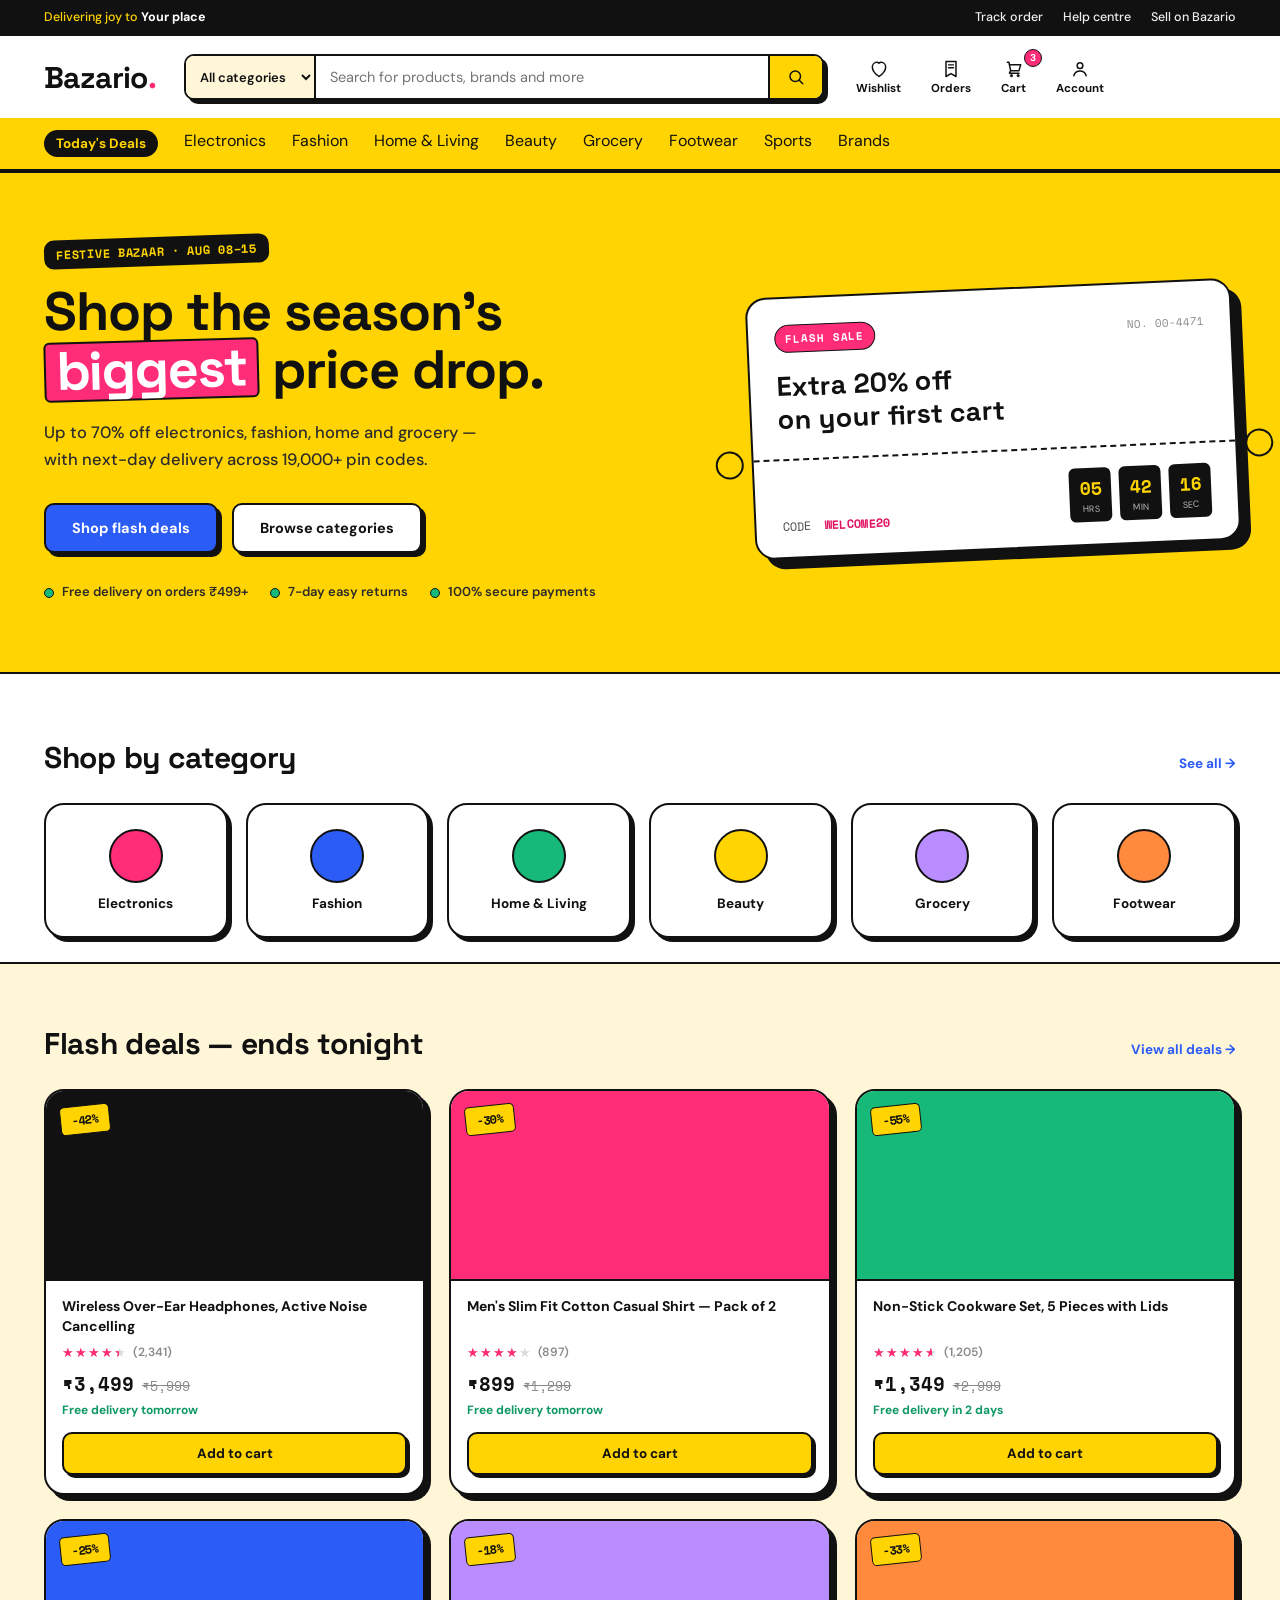
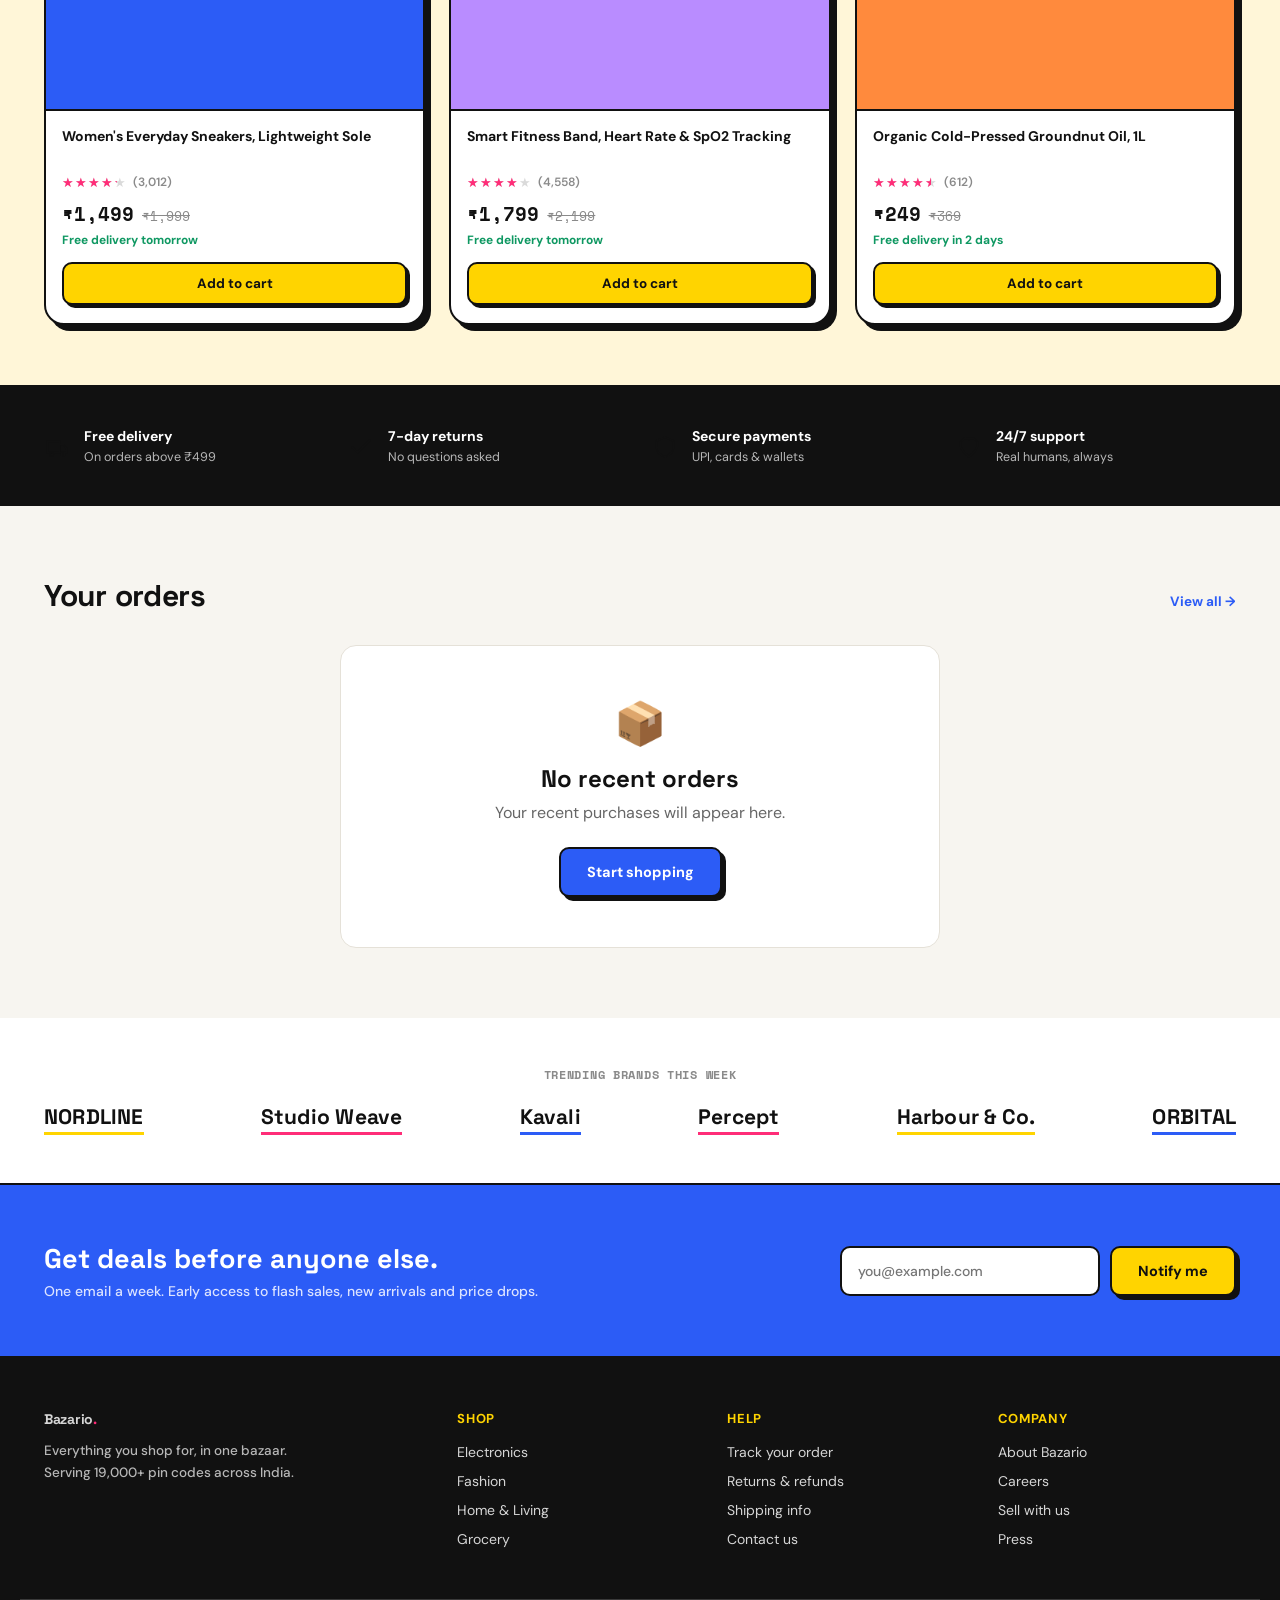
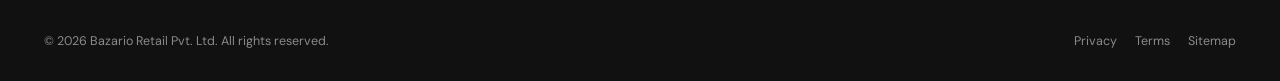
<file: index.html>
<!DOCTYPE html>
<html lang="en">
<head>
<meta charset="UTF-8">
<meta name="viewport" content="width=device-width, initial-scale=1.0">
<title>Bazario — Everything, delivered</title>

<link rel="preconnect" href="https://fonts.googleapis.com">
<link rel="preconnect" href="https://fonts.gstatic.com" crossorigin>
<link href="https://fonts.googleapis.com/css2?family=Space+Grotesk:wght@500;600;700&family=DM+Sans:wght@400;500;700;800&family=Space+Mono:wght@400;700&display=swap" rel="stylesheet">

<link rel="stylesheet" href="style.css">
</head>

<body>

<!-- ============ UTILITY BAR ============ -->
<div class="utility-bar">
  <div class="wrap utility-inner">
    <span class="utility-item">
      Delivering joy to <strong>Your place</strong>
    </span>

    <div class="utility-links">
      <a href="#orders">Track order</a>
      <a href="help.html">Help centre</a>
      <a href="sell.html">Sell on Bazario</a>
    </div>
  </div>
</div>


<!-- ============ HEADER ============ -->
<header class="site-header">

  <div class="wrap header-inner">

    <a href="#" class="logo">
      Bazario<span class="logo-dot">.</span>
    </a>

    <!-- SEARCH -->
    <form class="search-form" role="search">

      <select class="search-scope" aria-label="Search category">
        <option>All categories</option>
        <option>Electronics</option>
        <option>Fashion</option>
        <option>Home &amp; Living</option>
        <option>Beauty</option>
        <option>Grocery</option>
      </select>

      <input
        type="text"
        placeholder="Search for products, brands and more"
        aria-label="Search"
      >

      <button type="submit" aria-label="Search">
        <svg width="18" height="18" viewBox="0 0 24 24" fill="none">
          <circle
            cx="11"
            cy="11"
            r="7"
            stroke="currentColor"
            stroke-width="2"
          />
          <path
            d="M21 21L16.65 16.65"
            stroke="currentColor"
            stroke-width="2"
            stroke-linecap="round"
          />
        </svg>
      </button>

    </form>


    <!-- HEADER ACTIONS -->
    <nav class="header-actions">

      <!-- WISHLIST -->
      <button type="button" class="action-item cart-item" id="cartButton" aria-haspopup="dialog" aria-controls="cartDialog">

        <svg width="20" height="20" viewBox="0 0 24 24" fill="none">
          <path
            d="M12 21C12 21 4 15.5 4 9.5C4 6.5 6.5 4 9.5 4C11 4 12 5 12 5C12 5 13 4 14.5 4C17.5 4 20 6.5 20 9.5C20 15.5 12 21 12 21Z"
            stroke="currentColor"
            stroke-width="1.8"
          />
        </svg>

        <span>Wishlist</span>

      </button>


      <!-- ORDERS -->
      <a href="#orders" class="action-item orders-item">

        <svg width="20" height="20" viewBox="0 0 24 24" fill="none">

          <path
            d="M6 3H18V21L12 17.5L6 21V3Z"
            stroke="currentColor"
            stroke-width="1.8"
            stroke-linejoin="round"
          />

          <path
            d="M9 7H15M9 10.5H15"
            stroke="currentColor"
            stroke-width="1.6"
            stroke-linecap="round"
          />

        </svg>

        <span>Orders</span>

      </a>


      <!-- CART -->
      <a href="#" class="action-item">

        <svg width="20" height="20" viewBox="0 0 24 24" fill="none">

          <path
            d="M4 4H6L6.5 7M6.5 7H20L18 14H8M6.5 7L8 14M8 14L6.5 17H18"
            stroke="currentColor"
            stroke-width="1.8"
            stroke-linecap="round"
            stroke-linejoin="round"
          />

          <circle
            cx="9"
            cy="20"
            r="1.4"
            fill="currentColor"
          />

          <circle
            cx="17"
            cy="20"
            r="1.4"
            fill="currentColor"
          />

        </svg>

        <span>Cart</span>

        <span class="cart-count" id="cartCount">3</span>

      </a>


      <!-- ACCOUNT -->
      <a href="account.html" class="action-item account-item">

        <svg width="20" height="20" viewBox="0 0 24 24" fill="none">

          <circle
            cx="12"
            cy="8"
            r="3.4"
            stroke="currentColor"
            stroke-width="1.8"
          />

          <path
            d="M4.5 20C5.8 16.3 8.5 14.5 12 14.5C15.5 14.5 18.2 16.3 19.5 20"
            stroke="currentColor"
            stroke-width="1.8"
            stroke-linecap="round"
          />

        </svg>

        <span>Account</span>

      </a>

    </nav>


    <!-- MOBILE MENU -->
    <button
      class="menu-toggle"
      id="menuToggle"
      aria-label="Toggle menu"
    >
      <span></span>
      <span></span>
      <span></span>
    </button>

  </div>


  <!-- CATEGORY NAVIGATION -->
  <nav class="category-nav" id="categoryNav">

    <div class="wrap category-nav-inner">

      <a href="#deals" class="cat-link highlight">
        Today's Deals
      </a>

      <a href="#categories">Electronics</a>
      <a href="#categories">Fashion</a>
      <a href="#categories">Home &amp; Living</a>
      <a href="#categories">Beauty</a>
      <a href="#categories">Grocery</a>
      <a href="#categories">Footwear</a>
      <a href="#categories">Sports</a>
      <a href="#brands">Brands</a>

    </div>

  </nav>

</header>


<main>

<!-- ============ HERO ============ -->

<section class="hero">

  <div class="wrap hero-inner">

    <div class="hero-copy">

      <p class="eyebrow">
        Festive Bazaar &middot; Aug 08&ndash;15
      </p>

      <h1>
        Shop the season's<br>
        <em>biggest</em> price drop.
      </h1>

      <p class="hero-sub">
        Up to 70% off electronics, fashion, home and grocery —
        with next-day delivery across 19,000+ pin codes.
      </p>

      <div class="hero-cta-row">

        <a href="#deals" class="btn btn-primary">
          Shop flash deals
        </a>

        <a href="#categories" class="btn btn-ghost">
          Browse categories
        </a>

      </div>

      <ul class="hero-trust">

        <li>Free delivery on orders ₹499+</li>
        <li>7-day easy returns</li>
        <li>100% secure payments</li>

      </ul>

    </div>


    <!-- FLASH SALE TICKET -->

    <div class="ticket" aria-label="Flash sale countdown">

      <div class="ticket-top">

        <span class="ticket-label">
          Flash Sale
        </span>

        <span class="ticket-serial">
          NO. 00-4471
        </span>

      </div>

      <p class="ticket-headline">
        Extra 20% off<br>
        on your first cart
      </p>

      <div class="ticket-perf" aria-hidden="true"></div>

      <div class="ticket-bottom">

        <p class="ticket-code">
          CODE&nbsp;
          <strong>WELCOME20</strong>
        </p>

        <div class="countdown" id="countdown">

          <div class="cd-unit">
            <span id="cd-h">05</span>
            <label>hrs</label>
          </div>

          <div class="cd-unit">
            <span id="cd-m">42</span>
            <label>min</label>
          </div>

          <div class="cd-unit">
            <span id="cd-s">18</span>
            <label>sec</label>
          </div>

        </div>

      </div>

    </div>

  </div>

</section>


<!-- ============ CATEGORY GRID ============ -->

<section class="categories" id="categories">

  <div class="wrap">

    <div class="section-head">

      <h2>Shop by category</h2>

      <a href="#" class="see-all">
        See all &rarr;
      </a>

    </div>


    <div class="category-grid">

      <a class="cat-card" href="#">
        <span class="cat-swatch swatch-1"></span>
        <span class="cat-name">Electronics</span>
      </a>

      <a class="cat-card" href="#">
        <span class="cat-swatch swatch-2"></span>
        <span class="cat-name">Fashion</span>
      </a>

      <a class="cat-card" href="#">
        <span class="cat-swatch swatch-3"></span>
        <span class="cat-name">Home &amp; Living</span>
      </a>

      <a class="cat-card" href="#">
        <span class="cat-swatch swatch-4"></span>
        <span class="cat-name">Beauty</span>
      </a>

      <a class="cat-card" href="#">
        <span class="cat-swatch swatch-5"></span>
        <span class="cat-name">Grocery</span>
      </a>

      <a class="cat-card" href="#">
        <span class="cat-swatch swatch-6"></span>
        <span class="cat-name">Footwear</span>
      </a>

    </div>

  </div>

</section>


<!-- ============ FLASH DEALS ============ -->

<section class="deals" id="deals">

  <div class="wrap">

    <div class="section-head">

      <h2>Flash deals &mdash; ends tonight</h2>

      <a href="#" class="see-all">
        View all deals &rarr;
      </a>

    </div>


    <div class="product-grid">


      <!-- PRODUCT 1 -->

      <article class="product-card">

        <div class="product-thumb thumb-1">
          <span class="badge badge-sale">-42%</span>
        </div>

        <div class="product-body">

          <p class="product-name">
            Wireless Over-Ear Headphones, Active Noise Cancelling
          </p>

          <div class="rating">
            <span class="stars" style="--pct:88%"></span>
            <span class="rating-count">(2,341)</span>
          </div>

          <div class="price-row">
            <span class="price">₹3,499</span>
            <span class="price-strike">₹5,999</span>
          </div>

          <p class="delivery-note">
            Free delivery tomorrow
          </p>

          <button class="btn btn-add">
            Add to cart
          </button>

        </div>

      </article>


      <!-- PRODUCT 2 -->

      <article class="product-card">

        <div class="product-thumb thumb-2">
          <span class="badge badge-sale">-30%</span>
        </div>

        <div class="product-body">

          <p class="product-name">
            Men's Slim Fit Cotton Casual Shirt — Pack of 2
          </p>

          <div class="rating">
            <span class="stars" style="--pct:76%"></span>
            <span class="rating-count">(897)</span>
          </div>

          <div class="price-row">
            <span class="price">₹899</span>
            <span class="price-strike">₹1,299</span>
          </div>

          <p class="delivery-note">
            Free delivery tomorrow
          </p>

          <button class="btn btn-add">
            Add to cart
          </button>

        </div>

      </article>


      <!-- PRODUCT 3 -->

      <article class="product-card">

        <div class="product-thumb thumb-3">
          <span class="badge badge-sale">-55%</span>
        </div>

        <div class="product-body">

          <p class="product-name">
            Non-Stick Cookware Set, 5 Pieces with Lids
          </p>

          <div class="rating">
            <span class="stars" style="--pct:92%"></span>
            <span class="rating-count">(1,205)</span>
          </div>

          <div class="price-row">
            <span class="price">₹1,349</span>
            <span class="price-strike">₹2,999</span>
          </div>

          <p class="delivery-note">
            Free delivery in 2 days
          </p>

          <button class="btn btn-add">
            Add to cart
          </button>

        </div>

      </article>


      <!-- PRODUCT 4 -->

      <article class="product-card">

        <div class="product-thumb thumb-4">
          <span class="badge badge-sale">-25%</span>
        </div>

        <div class="product-body">

          <p class="product-name">
            Women's Everyday Sneakers, Lightweight Sole
          </p>

          <div class="rating">
            <span class="stars" style="--pct:84%"></span>
            <span class="rating-count">(3,012)</span>
          </div>

          <div class="price-row">
            <span class="price">₹1,499</span>
            <span class="price-strike">₹1,999</span>
          </div>

          <p class="delivery-note">
            Free delivery tomorrow
          </p>

          <button class="btn btn-add">
            Add to cart
          </button>

        </div>

      </article>


      <!-- PRODUCT 5 -->

      <article class="product-card">

        <div class="product-thumb thumb-5">
          <span class="badge badge-sale">-18%</span>
        </div>

        <div class="product-body">

          <p class="product-name">
            Smart Fitness Band, Heart Rate &amp; SpO2 Tracking
          </p>

          <div class="rating">
            <span class="stars" style="--pct:80%"></span>
            <span class="rating-count">(4,558)</span>
          </div>

          <div class="price-row">
            <span class="price">₹1,799</span>
            <span class="price-strike">₹2,199</span>
          </div>

          <p class="delivery-note">
            Free delivery tomorrow
          </p>

          <button class="btn btn-add">
            Add to cart
          </button>

        </div>

      </article>


      <!-- PRODUCT 6 -->

      <article class="product-card">

        <div class="product-thumb thumb-6">
          <span class="badge badge-sale">-33%</span>
        </div>

        <div class="product-body">

          <p class="product-name">
            Organic Cold-Pressed Groundnut Oil, 1L
          </p>

          <div class="rating">
            <span class="stars" style="--pct:90%"></span>
            <span class="rating-count">(612)</span>
          </div>

          <div class="price-row">
            <span class="price">₹249</span>
            <span class="price-strike">₹369</span>
          </div>

          <p class="delivery-note">
            Free delivery in 2 days
          </p>

          <button class="btn btn-add">
            Add to cart
          </button>

        </div>

      </article>

    </div>

  </div>

</section>


<!-- ============ VALUE PROPS ============ -->

<section class="value-props">

  <div class="wrap value-grid">

    <div class="value-item">

      <svg width="26" height="26" viewBox="0 0 24 24" fill="none">
        <path d="M3 7H14V17H3V7Z"
          stroke="currentColor" stroke-width="1.6"/>
        <path d="M14 10H18L21 13.5V17H14V10Z"
          stroke="currentColor" stroke-width="1.6"/>
        <circle cx="7" cy="19" r="1.6"
          stroke="currentColor" stroke-width="1.4"/>
        <circle cx="17.5" cy="19" r="1.6"
          stroke="currentColor" stroke-width="1.4"/>
      </svg>

      <div>
        <strong>Free delivery</strong>
        <span>On orders above ₹499</span>
      </div>

    </div>


    <div class="value-item">

      <svg width="26" height="26" viewBox="0 0 24 24" fill="none">
        <path
          d="M4 12L9 17L20 6"
          stroke="currentColor"
          stroke-width="1.8"
          stroke-linecap="round"
          stroke-linejoin="round"
        />
      </svg>

      <div>
        <strong>7-day returns</strong>
        <span>No questions asked</span>
      </div>

    </div>


    <div class="value-item">

      <svg width="26" height="26" viewBox="0 0 24 24" fill="none">
        <path
          d="M12 3L20 6.5V11C20 16 16.5 19.7 12 21C7.5 19.7 4 16 4 11V6.5L12 3Z"
          stroke="currentColor"
          stroke-width="1.6"
        />
      </svg>

      <div>
        <strong>Secure payments</strong>
        <span>UPI, cards &amp; wallets</span>
      </div>

    </div>


    <div class="value-item">

      <svg width="26" height="26" viewBox="0 0 24 24" fill="none">
        <path
          d="M12 21C12 21 4 15.5 4 9.5C4 6.5 6.5 4 9.5 4C11 4 12 5 12 5C12 5 13 4 14.5 4C17.5 4 20 6.5 20 9.5C20 15.5 12 21 12 21Z"
          stroke="currentColor"
          stroke-width="1.6"
        />
      </svg>

      <div>
        <strong>24/7 support</strong>
        <span>Real humans, always</span>
      </div>

    </div>

  </div>

</section>


<!-- ============ ORDERS SECTION ============ -->

<section class="orders-section" id="orders">

  <div class="wrap">

    <div class="section-head">

      <h2>Your orders</h2>

      <a href="#" class="see-all">
        View all &rarr;
      </a>

    </div>


    <div class="orders-empty">

      <div class="orders-icon">
        📦
      </div>

      <h3>No recent orders</h3>

      <p>
        Your recent purchases will appear here.
      </p>

      <a href="#deals" class="btn btn-primary">
        Start shopping
      </a>

    </div>

  </div>

</section>


<!-- ============ BRAND STRIP ============ -->

<section class="brands" id="brands">

  <div class="wrap">

    <p class="brands-label">
      Trending brands this week
    </p>

    <div class="brand-row">

      <span>NORDLINE</span>
      <span>Studio Weave</span>
      <span>Kavali</span>
      <span>Percept</span>
      <span>Harbour &amp; Co.</span>
      <span>ORBITAL</span>

    </div>

  </div>

</section>


<!-- ============ NEWSLETTER ============ -->

<section class="newsletter">

  <div class="wrap newsletter-inner">

    <div>

      <h2>
        Get deals before anyone else.
      </h2>

      <p>
        One email a week. Early access to flash sales,
        new arrivals and price drops.
      </p>

    </div>


    <form class="newsletter-form">

      <input
        type="email"
        placeholder="you@example.com"
        aria-label="Email address"
        required
      >

      <button
        type="submit"
        class="btn btn-primary"
      >
        Notify me
      </button>

    </form>

  </div>

</section>

</main>


<!-- ============ FOOTER ============ -->

<footer class="site-footer">

  <div class="wrap footer-grid">

    <div class="footer-col footer-brand">

      <a href="#" class="logo logo-footer">
        Bazario<span class="logo-dot">.</span>
      </a>

      <p>
        Everything you shop for, in one bazaar.
        Serving 19,000+ pin codes across India.
      </p>

    </div>


    <div class="footer-col">

      <h3>Shop</h3>

      <a href="#">Electronics</a>
      <a href="#">Fashion</a>
      <a href="#">Home &amp; Living</a>
      <a href="#">Grocery</a>

    </div>


    <div class="footer-col">

      <h3>Help</h3>

      <a href="#orders">Track your order</a>
      <a href="#">Returns &amp; refunds</a>
      <a href="#">Shipping info</a>
      <a href="#">Contact us</a>

    </div>


    <div class="footer-col">

      <h3>Company</h3>

      <a href="#">About Bazario</a>
      <a href="#">Careers</a>
      <a href="sell.html">Sell with us</a>
      <a href="#">Press</a>

    </div>

  </div>


  <div class="wrap footer-bottom">

    <p>
      &copy; 2026 Bazario Retail Pvt. Ltd.
      All rights reserved.
    </p>

    <div class="footer-legal">

      <a href="#">Privacy</a>
      <a href="#">Terms</a>
      <a href="#">Sitemap</a>

    </div>

  </div>

</footer>


<dialog class="account-dialog cart-dialog" id="cartDialog" aria-labelledby="cartDialogTitle">

  <div class="account-dialog-head">
    <div>
      <p class="dialog-kicker">Ready when you are</p>
      <h2 id="cartDialogTitle">Your cart</h2>
    </div>

    <button type="button" class="dialog-close" id="cartDialogClose" aria-label="Close cart dialog">&times;</button>
  </div>

  <p class="account-dialog-copy"><strong id="cartDialogCount">3 items</strong> are waiting in your cart.</p>

  <div class="cart-dialog-actions">
    <a href="#deals" class="btn btn-primary" id="continueShoppingButton">Continue shopping</a>
    <button type="button" class="btn btn-ghost" id="checkoutButton">Checkout</button>
  </div>

</dialog>


<!-- ============ JAVASCRIPT ============ -->

<script>

  /* ================================
     MOBILE MENU
  ================================= */

  const menuToggle =
    document.getElementById('menuToggle');

  const categoryNav =
    document.getElementById('categoryNav');

  const cartButton =
    document.getElementById('cartButton');

  const cartDialog =
    document.getElementById('cartDialog');

  const cartDialogClose =
    document.getElementById('cartDialogClose');

  const cartDialogCount =
    document.getElementById('cartDialogCount');

  const checkoutButton =
    document.getElementById('checkoutButton');

  menuToggle.addEventListener('click', () => {

    categoryNav.classList.toggle('open');

    menuToggle.classList.toggle('open');

  });

  cartButton.addEventListener('click', () => {
    cartDialogCount.textContent = `${cartCount} ${cartCount === 1 ? 'item' : 'items'}`;
    cartDialog.showModal();
  });

  cartDialogClose.addEventListener('click', () => {
    cartDialog.close();
  });

  cartDialog.addEventListener('click', (event) => {
    if (event.target === cartDialog) cartDialog.close();
  });

  checkoutButton.addEventListener('click', () => {
    cartDialog.close();
    alert('Checkout is ready for your cart.');
  });


  /* ================================
     COUNTDOWN TIMER
  ================================= */

  let totalSeconds =
    5 * 3600 + 42 * 60 + 18;

  const hEl =
    document.getElementById('cd-h');

  const mEl =
    document.getElementById('cd-m');

  const sEl =
    document.getElementById('cd-s');


  function pad(n) {

    return n
      .toString()
      .padStart(2, '0');

  }


  setInterval(() => {

    if (totalSeconds <= 0) return;

    totalSeconds--;

    const h =
      Math.floor(totalSeconds / 3600);

    const m =
      Math.floor(
        (totalSeconds % 3600) / 60
      );

    const s =
      totalSeconds % 60;

    hEl.textContent = pad(h);
    mEl.textContent = pad(m);
    sEl.textContent = pad(s);

  }, 1000);


  /* ================================
     CART
  ================================= */

  let cartCount = 3;

  const cartCountEl =
    document.getElementById('cartCount');


  document
    .querySelectorAll('.btn-add')
    .forEach(btn => {

      btn.addEventListener('click', () => {

        cartCount++;

        cartCountEl.textContent =
          cartCount;

        btn.textContent =
          'Added ✓';

        btn.classList.add('added');


        setTimeout(() => {

          btn.textContent =
            'Add to cart';

          btn.classList.remove('added');

        }, 1200);

      });

    });


  /* ================================
     SEARCH
  ================================= */

  const searchForm =
    document.querySelector('.search-form');

  searchForm.addEventListener(
    'submit',
    (event) => {

      event.preventDefault();

      const searchInput =
        searchForm.querySelector('input');

      const searchValue =
        searchInput.value.trim();

      if (searchValue) {

        alert(
          `Searching Bazario for: ${searchValue}`
        );

      }

    }
  );


  /* ================================
     NEWSLETTER
  ================================= */

  const newsletterForm =
    document.querySelector('.newsletter-form');

  newsletterForm.addEventListener(
    'submit',
    (event) => {

      event.preventDefault();

      const email =
        newsletterForm.querySelector('input').value;

      alert(
        `Thanks! ${email} has been subscribed.`
      );

      newsletterForm.reset();

    }
  );


  /* ================================
     ORDERS BUTTON
  ================================= */

  document
    .querySelector('.orders-item')
    .addEventListener('click', () => {

      const ordersSection =
        document.getElementById('orders');

      ordersSection.scrollIntoView({
        behavior: 'smooth'
      });

    });

</script>

</body>
</html>
</file>
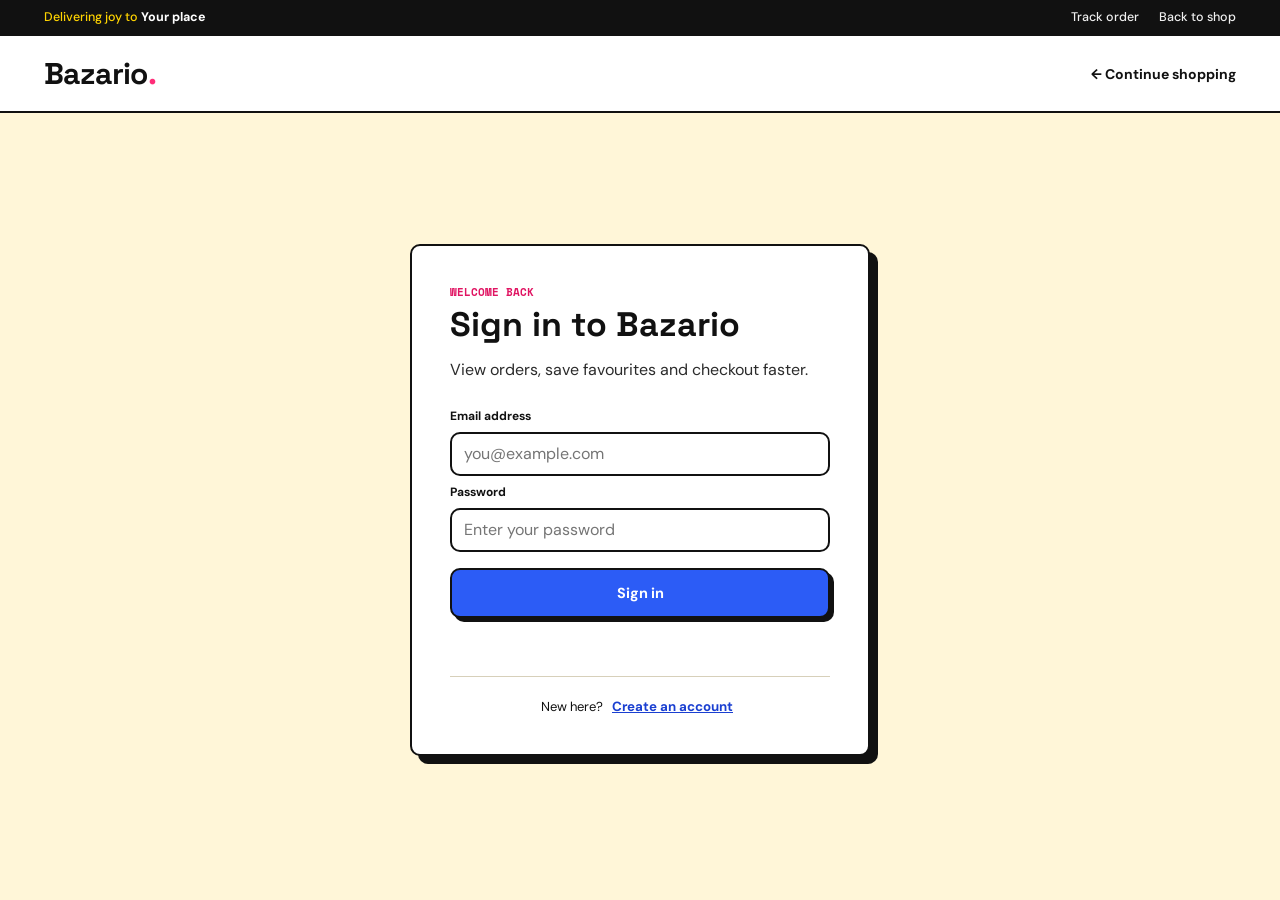
<file: account-profile.html>
<!DOCTYPE html>
<html lang="en">
<head>
<meta charset="UTF-8">
<meta name="viewport" content="width=device-width, initial-scale=1.0">
<title>My Account — Bazario</title>
<link rel="preconnect" href="https://fonts.googleapis.com">
<link rel="preconnect" href="https://fonts.gstatic.com" crossorigin>
<link href="https://fonts.googleapis.com/css2?family=Space+Grotesk:wght@500;600;700&family=DM+Sans:wght@400;500;700;800&family=Space+Mono:wght@400;700&display=swap" rel="stylesheet">
<link rel="stylesheet" href="style.css">
</head>
<body class="account-page">

<div class="utility-bar">
  <div class="wrap utility-inner">
    <span class="utility-item">Delivering joy to <strong id="profileLocation">Your place</strong></span>
    <div class="utility-links">
      <a href="index.html#orders">Track order</a>
      <a href="index.html">Back to shop</a>
    </div>
  </div>
</div>

<header class="site-header">
  <div class="wrap account-header-inner">
    <a href="index.html" class="logo">Bazario<span class="logo-dot">.</span></a>
    <a href="index.html" class="account-back-link">&larr; Continue shopping</a>
  </div>
</header>

<main class="account-overview">
  <div class="wrap">
    <div class="account-overview-head">
      <div>
        <p class="dialog-kicker">Account section</p>
        <h1 id="profileHeading">Hello there</h1>
        <p>Here is all the information saved to your Bazario account.</p>
      </div>
      <a href="index.html#orders" class="btn btn-primary">View orders</a>
    </div>

    <div class="profile-grid">
      <section class="profile-card profile-details" aria-labelledby="detailsTitle">
        <h2 id="detailsTitle">Personal information</h2>
        <dl>
          <div><dt>Full name</dt><dd id="profileName">Not provided</dd></div>
          <div><dt>Email address</dt><dd id="profileEmail">Not provided</dd></div>
          <div><dt>Phone number</dt><dd id="profilePhone">Not provided</dd></div>
          <div><dt>Delivery address</dt><dd id="profileAddress">Not provided</dd></div>
        </dl>
      </section>

      <section class="profile-card" aria-labelledby="ordersTitle">
        <h2 id="ordersTitle">Orders</h2>
        <p class="profile-card-number">0</p>
        <p class="profile-card-note">No orders yet. Your purchases will appear here.</p>
        <a href="index.html#deals" class="profile-card-link">Start shopping &rarr;</a>
      </section>

      <section class="profile-card" aria-labelledby="savedTitle">
        <h2 id="savedTitle">Saved items</h2>
        <p class="profile-card-number">0</p>
        <p class="profile-card-note">Save products you love for later.</p>
        <a href="index.html#deals" class="profile-card-link">Browse deals &rarr;</a>
      </section>
    </div>
  </div>
</main>

<script>
  const accountDetails = JSON.parse(sessionStorage.getItem('bazarioAccount') || 'null');

  if (!accountDetails) {
    window.location.href = 'account.html';
  } else {
    document.getElementById('profileHeading').textContent = `Hello, ${accountDetails.name}`;
    document.getElementById('profileLocation').textContent = accountDetails.name;
    document.getElementById('profileName').textContent = accountDetails.name;
    document.getElementById('profileEmail').textContent = accountDetails.email;
    document.getElementById('profilePhone').textContent = accountDetails.phone;
    document.getElementById('profileAddress').textContent = accountDetails.address;
  }
</script>

</body>
</html>
</file>
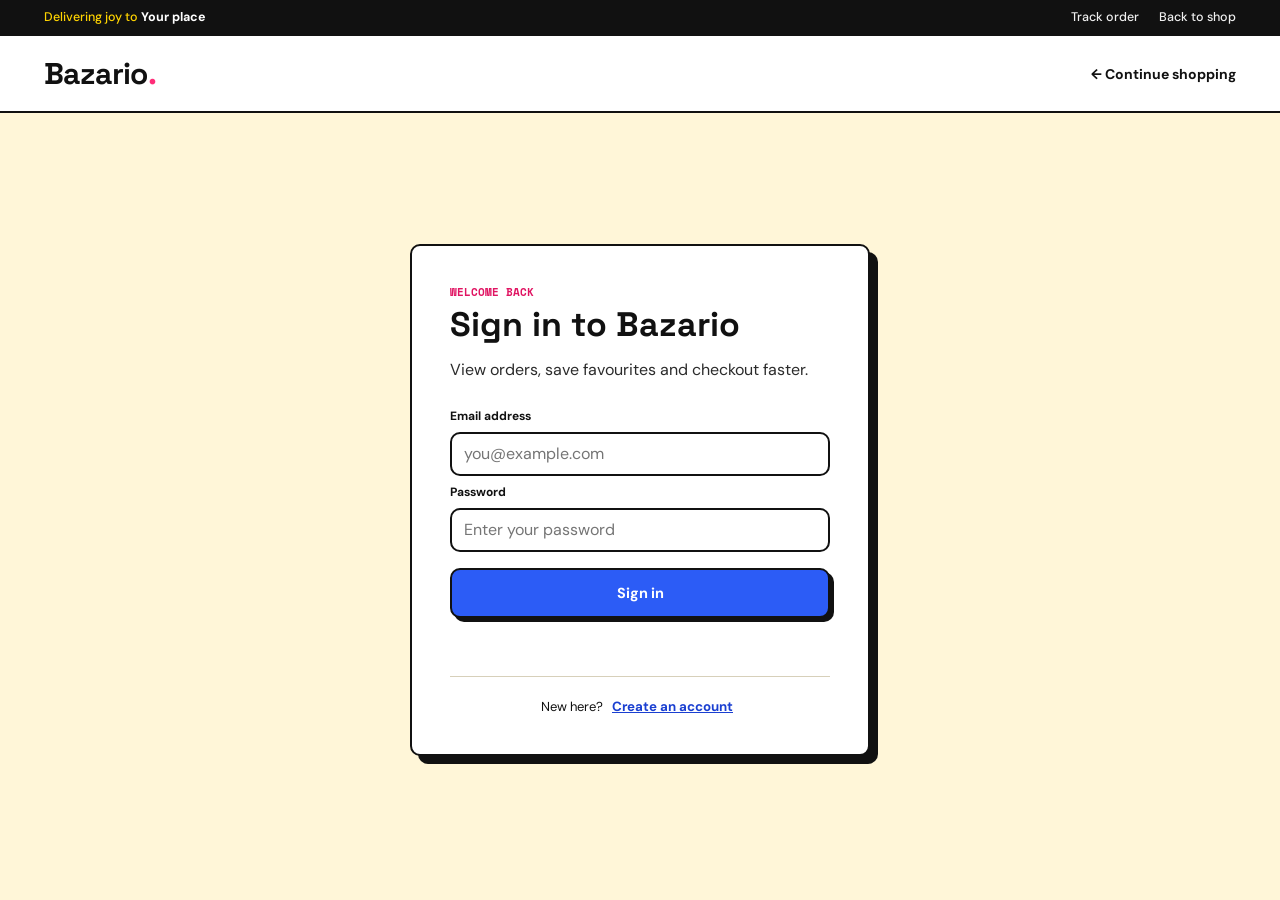
<file: account.html>
<!DOCTYPE html>
<html lang="en">
<head>
<meta charset="UTF-8">
<meta name="viewport" content="width=device-width, initial-scale=1.0">
<title>Account — Bazario</title>
<link rel="preconnect" href="https://fonts.googleapis.com">
<link rel="preconnect" href="https://fonts.gstatic.com" crossorigin>
<link href="https://fonts.googleapis.com/css2?family=Space+Grotesk:wght@500;600;700&family=DM+Sans:wght@400;500;700;800&family=Space+Mono:wght@400;700&display=swap" rel="stylesheet">
<link rel="stylesheet" href="style.css">
</head>
<body class="account-page">

<div class="utility-bar">
  <div class="wrap utility-inner">
    <span class="utility-item">Delivering joy to <strong>Your place</strong></span>
    <div class="utility-links">
      <a href="index.html#orders">Track order</a>
      <a href="index.html">Back to shop</a>
    </div>
  </div>
</div>

<header class="site-header">
  <div class="wrap account-header-inner">
    <a href="index.html" class="logo">Bazario<span class="logo-dot">.</span></a>
    <a href="index.html" class="account-back-link">&larr; Continue shopping</a>
  </div>
</header>

<main class="account-main">
  <section class="account-panel" aria-labelledby="accountTitle">
    <p class="dialog-kicker" id="accountKicker">Welcome back</p>
    <h1 id="accountTitle">Sign in to Bazario</h1>
    <p class="account-page-copy" id="accountCopy">View orders, save favourites and checkout faster.</p>

    <form class="account-form" id="accountPageForm">
      <div class="create-account-fields" id="createAccountFields" hidden>
        <label for="accountName">Full name</label>
        <input type="text" id="accountName" placeholder="Your full name">

        <label for="accountPhone">Phone number</label>
        <input type="tel" id="accountPhone" placeholder="Your phone number">

        <label for="accountAddress">Delivery address</label>
        <textarea id="accountAddress" rows="3" placeholder="Your delivery address"></textarea>
      </div>

      <label for="accountEmail">Email address</label>
      <input type="email" id="accountEmail" placeholder="you@example.com" required>

      <label for="accountPassword">Password</label>
      <input type="password" id="accountPassword" placeholder="Enter your password" minlength="6" required>

      <button type="submit" class="btn btn-primary" id="accountSubmit">Sign in</button>
    </form>

    <p class="account-page-status" id="accountStatus" role="status" aria-live="polite"></p>
    <p class="account-switch">New here? <button type="button" id="accountModeButton">Create an account</button></p>
  </section>
</main>

<script>
  const accountForm = document.getElementById('accountPageForm');
  const accountKicker = document.getElementById('accountKicker');
  const accountTitle = document.getElementById('accountTitle');
  const accountCopy = document.getElementById('accountCopy');
  const accountSubmit = document.getElementById('accountSubmit');
  const accountModeButton = document.getElementById('accountModeButton');
  const accountStatus = document.getElementById('accountStatus');
  const createAccountFields = document.getElementById('createAccountFields');
  const profileFields = [
    document.getElementById('accountName'),
    document.getElementById('accountPhone'),
    document.getElementById('accountAddress')
  ];
  let createMode = false;

  accountModeButton.addEventListener('click', () => {
    createMode = !createMode;
    accountKicker.textContent = createMode ? 'Join Bazario' : 'Welcome back';
    accountTitle.textContent = createMode ? 'Create your account' : 'Sign in to Bazario';
    accountCopy.textContent = createMode
      ? 'Save favourites and checkout faster on your next visit.'
      : 'View orders, save favourites and checkout faster.';
    accountSubmit.textContent = createMode ? 'Create account' : 'Sign in';
    accountModeButton.textContent = createMode ? 'Sign in instead' : 'Create an account';
    createAccountFields.hidden = !createMode;
    profileFields.forEach((field) => {
      field.required = createMode;
    });
    accountStatus.textContent = '';
  });

  accountForm.addEventListener('submit', (event) => {
    event.preventDefault();
    if (createMode) {
      const accountDetails = {
        name: document.getElementById('accountName').value.trim(),
        email: document.getElementById('accountEmail').value.trim(),
        phone: document.getElementById('accountPhone').value.trim(),
        address: document.getElementById('accountAddress').value.trim()
      };

      sessionStorage.setItem('bazarioAccount', JSON.stringify(accountDetails));
      window.location.href = 'account-profile.html';
      return;
    }

    accountStatus.textContent = 'You are signed in for this session.';
  });
</script>

</body>
</html>
</file>
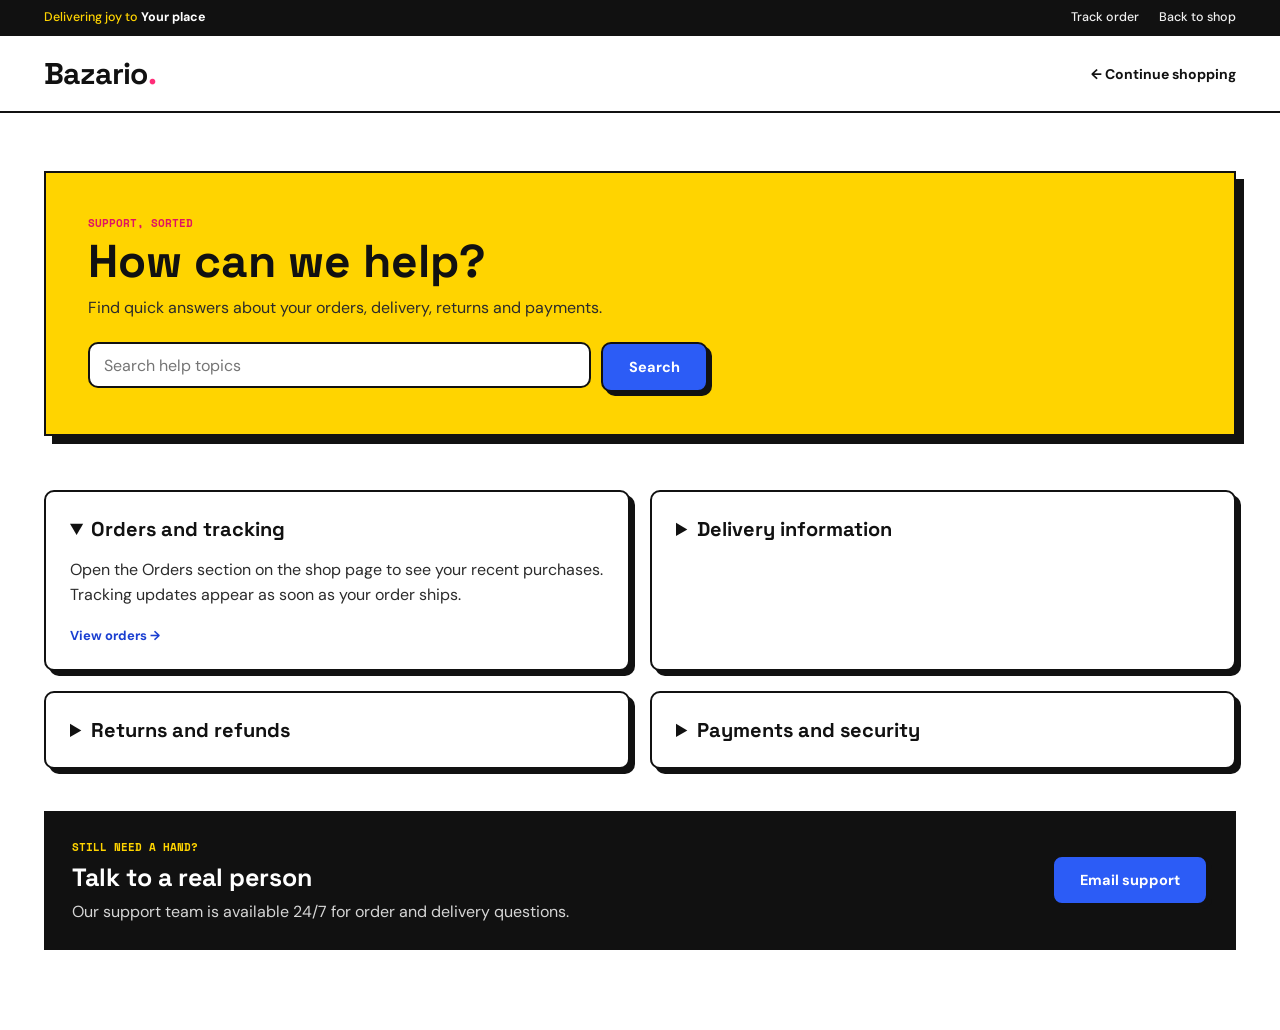
<file: help.html>
<!DOCTYPE html>
<html lang="en">
<head>
<meta charset="UTF-8">
<meta name="viewport" content="width=device-width, initial-scale=1.0">
<title>Help Centre — Bazario</title>
<link rel="preconnect" href="https://fonts.googleapis.com">
<link rel="preconnect" href="https://fonts.gstatic.com" crossorigin>
<link href="https://fonts.googleapis.com/css2?family=Space+Grotesk:wght@500;600;700&family=DM+Sans:wght@400;500;700;800&family=Space+Mono:wght@400;700&display=swap" rel="stylesheet">
<link rel="stylesheet" href="style.css">
</head>
<body class="help-page">

<div class="utility-bar">
  <div class="wrap utility-inner">
    <span class="utility-item">Delivering joy to <strong>Your place</strong></span>
    <div class="utility-links">
      <a href="index.html#orders">Track order</a>
      <a href="index.html">Back to shop</a>
    </div>
  </div>
</div>

<header class="site-header">
  <div class="wrap account-header-inner">
    <a href="index.html" class="logo">Bazario<span class="logo-dot">.</span></a>
    <a href="index.html" class="account-back-link">&larr; Continue shopping</a>
  </div>
</header>

<main class="help-main">
  <div class="wrap">
    <section class="help-hero" aria-labelledby="helpTitle">
      <p class="dialog-kicker">Support, sorted</p>
      <h1 id="helpTitle">How can we help?</h1>
      <p>Find quick answers about your orders, delivery, returns and payments.</p>
      <form class="help-search" id="helpSearchForm" role="search">
        <input type="search" id="helpSearch" placeholder="Search help topics" aria-label="Search help topics">
        <button type="submit" class="btn btn-primary">Search</button>
      </form>
    </section>

    <p class="help-status" id="helpStatus" role="status" aria-live="polite"></p>

    <div class="help-grid" id="helpTopics">
      <details class="help-card" open>
        <summary>Orders and tracking</summary>
        <p>Open the Orders section on the shop page to see your recent purchases. Tracking updates appear as soon as your order ships.</p>
        <a href="index.html#orders">View orders &rarr;</a>
      </details>

      <details class="help-card">
        <summary>Delivery information</summary>
        <p>Most products arrive the next day, while some locations and grocery items may take up to two days. Delivery availability is shown on each product.</p>
      </details>

      <details class="help-card">
        <summary>Returns and refunds</summary>
        <p>Eligible items can be returned within 7 days. Start a return from your order details and refunds are sent after the item is received.</p>
      </details>

      <details class="help-card">
        <summary>Payments and security</summary>
        <p>Bazario accepts UPI, cards and wallets. Your payment information is protected with secure checkout processing.</p>
      </details>
    </div>

    <section class="contact-strip" aria-labelledby="contactTitle">
      <div>
        <p class="dialog-kicker">Still need a hand?</p>
        <h2 id="contactTitle">Talk to a real person</h2>
        <p>Our support team is available 24/7 for order and delivery questions.</p>
      </div>
      <a class="btn btn-primary" href="mailto:help@bazario.example">Email support</a>
    </section>
  </div>
</main>

<script>
  const helpForm = document.getElementById('helpSearchForm');
  const helpInput = document.getElementById('helpSearch');
  const helpStatus = document.getElementById('helpStatus');
  const helpCards = [...document.querySelectorAll('.help-card')];

  helpForm.addEventListener('submit', (event) => {
    event.preventDefault();
    const query = helpInput.value.trim().toLowerCase();
    let matches = 0;

    helpCards.forEach((card) => {
      const match = !query || card.textContent.toLowerCase().includes(query);
      card.hidden = !match;
      if (match) matches++;
    });

    helpStatus.textContent = query ? `${matches} help topic${matches === 1 ? '' : 's'} found.` : '';
  });
</script>

</body>
</html>
</file>
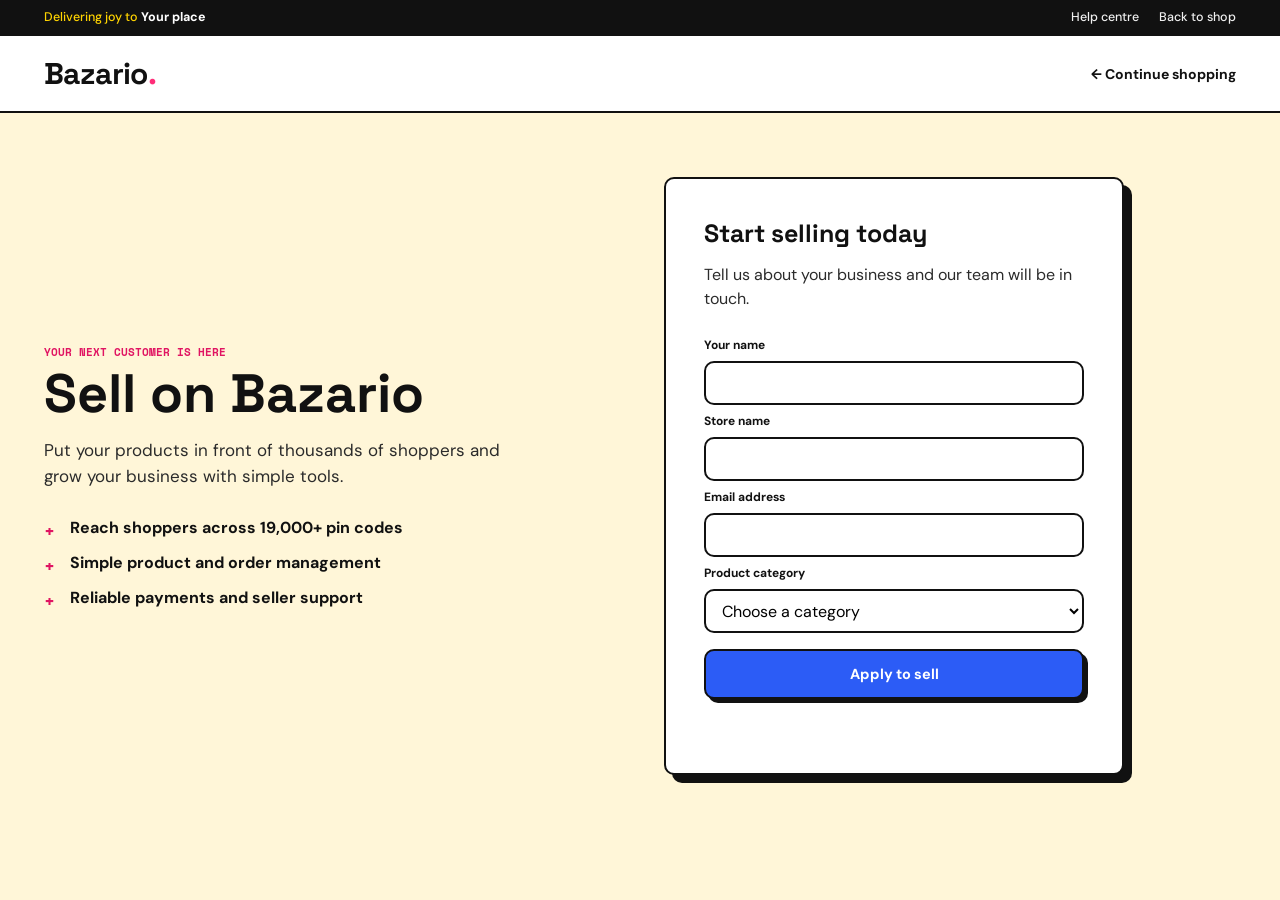
<file: sell.html>
<!DOCTYPE html>
<html lang="en">
<head>
<meta charset="UTF-8">
<meta name="viewport" content="width=device-width, initial-scale=1.0">
<title>Sell on Bazario</title>
<link rel="preconnect" href="https://fonts.googleapis.com">
<link rel="preconnect" href="https://fonts.gstatic.com" crossorigin>
<link href="https://fonts.googleapis.com/css2?family=Space+Grotesk:wght@500;600;700&family=DM+Sans:wght@400;500;700;800&family=Space+Mono:wght@400;700&display=swap" rel="stylesheet">
<link rel="stylesheet" href="style.css">
</head>
<body class="account-page">

<div class="utility-bar">
  <div class="wrap utility-inner">
    <span class="utility-item">Delivering joy to <strong>Your place</strong></span>
    <div class="utility-links">
      <a href="help.html">Help centre</a>
      <a href="index.html">Back to shop</a>
    </div>
  </div>
</div>

<header class="site-header">
  <div class="wrap account-header-inner">
    <a href="index.html" class="logo">Bazario<span class="logo-dot">.</span></a>
    <a href="index.html" class="account-back-link">&larr; Continue shopping</a>
  </div>
</header>

<main class="seller-main">
  <div class="wrap seller-layout">
    <section class="seller-intro" aria-labelledby="sellerTitle">
      <p class="dialog-kicker">Your next customer is here</p>
      <h1 id="sellerTitle">Sell on Bazario</h1>
      <p>Put your products in front of thousands of shoppers and grow your business with simple tools.</p>
      <ul class="seller-benefits">
        <li>Reach shoppers across 19,000+ pin codes</li>
        <li>Simple product and order management</li>
        <li>Reliable payments and seller support</li>
      </ul>
    </section>

    <section class="account-panel seller-panel" aria-labelledby="sellerFormTitle">
      <h2 id="sellerFormTitle">Start selling today</h2>
      <p class="account-page-copy">Tell us about your business and our team will be in touch.</p>
      <form class="account-form" id="sellerForm">
        <label for="sellerName">Your name</label>
        <input type="text" id="sellerName" required>

        <label for="storeName">Store name</label>
        <input type="text" id="storeName" required>

        <label for="sellerEmail">Email address</label>
        <input type="email" id="sellerEmail" required>

        <label for="sellerCategory">Product category</label>
        <select id="sellerCategory" required>
          <option value="">Choose a category</option>
          <option>Electronics</option>
          <option>Fashion</option>
          <option>Home &amp; Living</option>
          <option>Beauty</option>
          <option>Grocery</option>
          <option>Other</option>
        </select>

        <button type="submit" class="btn btn-primary">Apply to sell</button>
      </form>
      <p class="account-page-status" id="sellerStatus" role="status" aria-live="polite"></p>
    </section>
  </div>
</main>

<script>
  document.getElementById('sellerForm').addEventListener('submit', (event) => {
    event.preventDefault();
    const sellerDetails = {
      name: document.getElementById('sellerName').value.trim(),
      store: document.getElementById('storeName').value.trim(),
      email: document.getElementById('sellerEmail').value.trim(),
      category: document.getElementById('sellerCategory').value
    };

    sessionStorage.setItem('bazarioSeller', JSON.stringify(sellerDetails));
    window.location.href = 'seller-profile.html';
  });
</script>

</body>
</html>
</file>
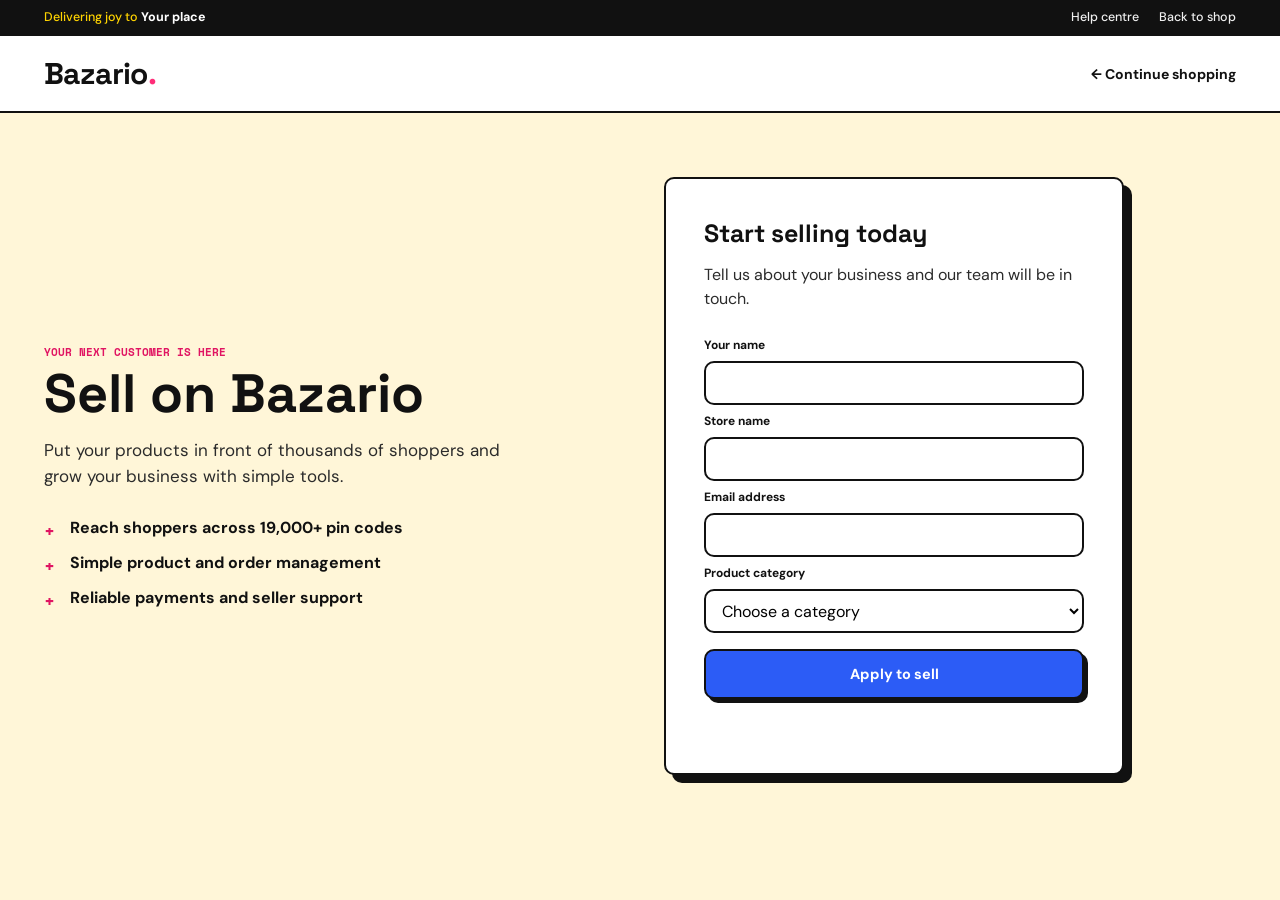
<file: seller-profile.html>
<!DOCTYPE html>
<html lang="en">
<head>
<meta charset="UTF-8">
<meta name="viewport" content="width=device-width, initial-scale=1.0">
<title>Seller Profile — Bazario</title>
<link rel="preconnect" href="https://fonts.googleapis.com">
<link rel="preconnect" href="https://fonts.gstatic.com" crossorigin>
<link href="https://fonts.googleapis.com/css2?family=Space+Grotesk:wght@500;600;700&family=DM+Sans:wght@400;500;700;800&family=Space+Mono:wght@400;700&display=swap" rel="stylesheet">
<link rel="stylesheet" href="style.css">
</head>
<body class="account-page seller-profile-page">

<div class="utility-bar">
  <div class="wrap utility-inner">
    <span class="utility-item">Seller centre <strong id="sellerStoreUtility">Your store</strong></span>
    <div class="utility-links">
      <a href="help.html">Help centre</a>
      <a href="index.html">Back to shop</a>
    </div>
  </div>
</div>

<header class="site-header">
  <div class="wrap account-header-inner">
    <a href="index.html" class="logo">Bazario<span class="logo-dot">.</span></a>
    <a href="sell.html" class="account-back-link">&larr; Seller settings</a>
  </div>
</header>

<main class="account-overview seller-overview">
  <div class="wrap">
    <div class="account-overview-head">
      <div>
        <p class="dialog-kicker">Seller profile</p>
        <h1 id="sellerHeading">Your store</h1>
        <p>Manage your seller information and grow your Bazario business.</p>
      </div>
      <a href="index.html" class="btn btn-primary">View marketplace</a>
    </div>

    <div class="profile-grid">
      <section class="profile-card profile-details" aria-labelledby="sellerDetailsTitle">
        <h2 id="sellerDetailsTitle">Business information</h2>
        <dl>
          <div><dt>Store name</dt><dd id="profileStore">Not provided</dd></div>
          <div><dt>Owner name</dt><dd id="profileName">Not provided</dd></div>
          <div><dt>Seller email</dt><dd id="profileEmail">Not provided</dd></div>
          <div><dt>Product category</dt><dd id="profileCategory">Not provided</dd></div>
        </dl>
      </section>

      <section class="profile-card" aria-labelledby="listingTitle">
        <h2 id="listingTitle">Listings</h2>
        <p class="profile-card-number">0</p>
        <p class="profile-card-note">Add your first product to start selling.</p>
        <a href="sell.html" class="profile-card-link">Manage products &rarr;</a>
      </section>

      <section class="profile-card" aria-labelledby="sellerOrdersTitle">
        <h2 id="sellerOrdersTitle">Seller orders</h2>
        <p class="profile-card-number">0</p>
        <p class="profile-card-note">Your customer orders will appear here.</p>
        <a href="help.html" class="profile-card-link">Seller support &rarr;</a>
      </section>
    </div>
  </div>
</main>

<script>
  const sellerDetails = JSON.parse(sessionStorage.getItem('bazarioSeller') || 'null');

  if (!sellerDetails) {
    window.location.href = 'sell.html';
  } else {
    document.getElementById('sellerStoreUtility').textContent = sellerDetails.store;
    document.getElementById('sellerHeading').textContent = sellerDetails.store;
    document.getElementById('profileStore').textContent = sellerDetails.store;
    document.getElementById('profileName').textContent = sellerDetails.name;
    document.getElementById('profileEmail').textContent = sellerDetails.email;
    document.getElementById('profileCategory').textContent = sellerDetails.category;
  }
</script>

</body>
</html>
</file>
<file: style.css>
/* =========================================================
   BAZARIO — "MARKET DAY" theme
   Bold poster-market aesthetic: thick black outlines, hard
   offset sticker-shadows, flat punchy color blocks, chunky
   rotated tags. Built for a marketplace that wants to feel
   like a loud, joyful street bazaar — not a boutique.
   ========================================================= */
:root{
  --ink:        #111111;
  --ink-soft:   #2B2B2B;
  --paper:      #FFFFFF;
  --surface:    #FFF6D8;   /* warm poster-paper yellow, used sparingly */
  --line:       #111111;

  --yellow:     #FFD400;
  --yellow-deep:#F5C400;
  --blue:       #2C5CF6;
  --blue-deep:  #1A3FD1;
  --pink:       #FF2D78;
  --pink-deep:  #E01462;
  --green:      #17B978;
  --green-deep: #0F9862;

  --marigold:   #FFD400;   /* legacy hook, mapped to yellow */
  --marigold-dark:#F5C400;
  --coral:      #FF2D78;   /* legacy hook, mapped to pink */
  --teal:       #17B978;   /* legacy hook, mapped to green */
  --slate:      #4A4A4A;
  --slate-light:#8A8A8A;

  --font-display: 'Space Grotesk', sans-serif;
  --font-body: 'DM Sans', sans-serif;
  --font-mono: 'Space Mono', monospace;

  --radius-s: 10px;
  --radius-m: 20px;
  --border-w: 2.5px;
  --shadow-card: 6px 6px 0 var(--ink);
  --shadow-card-sm: 4px 4px 0 var(--ink);
}

*{ box-sizing:border-box; }
html{ scroll-behavior:smooth; }
body{
  margin:0;
  font-family:var(--font-body);
  color:var(--ink);
  background:var(--paper);
  -webkit-font-smoothing:antialiased;
}
img{ max-width:100%; display:block; }
a{ color:inherit; text-decoration:none; }
ul{ list-style:none; margin:0; padding:0; }
button{ font-family:inherit; cursor:pointer; border:none; background:none; }
input, select{ font-family:inherit; font-size:inherit; }

.wrap{
  max-width:1240px;
  margin:0 auto;
  padding:0 24px;
}

:focus-visible{
  outline:3px solid var(--blue);
  outline-offset:2px;
}

/* =========================================================
   UTILITY BAR
   ========================================================= */
.utility-bar{
  background:var(--ink);
  color:var(--yellow);
  font-size:12.5px;
  font-weight:500;
  border-bottom:var(--border-w) solid var(--ink);
}
.utility-inner{
  display:flex;
  justify-content:space-between;
  align-items:center;
  padding:9px 24px;
}
.utility-item strong{ color:#fff; font-weight:700; }
.utility-links{ display:flex; gap:20px; }
.utility-links a{ color:#EFEFEF; transition:color .15s; }
.utility-links a:hover{ color:var(--yellow); }

/* =========================================================
   HEADER
   ========================================================= */
.site-header{
  background:var(--paper);
  border-bottom:var(--border-w) solid var(--ink);
  position:sticky;
  top:0;
  z-index:50;
}
.header-inner{
  display:flex;
  align-items:center;
  gap:28px;
  padding:18px 24px;
}
.logo{
  font-family:var(--font-display);
  font-weight:700;
  font-size:30px;
  color:var(--ink);
  white-space:nowrap;
  letter-spacing:-0.02em;
}
.logo-dot{ color:var(--pink); }

.search-form{
  flex:1;
  display:flex;
  align-items:stretch;
  border:var(--border-w) solid var(--ink);
  border-radius:var(--radius-s);
  overflow:hidden;
  max-width:640px;
  height:46px;
  background:var(--paper);
  box-shadow:var(--shadow-card-sm);
}
.search-scope{
  background:var(--surface);
  border:none;
  border-right:var(--border-w) solid var(--ink);
  padding:0 10px;
  font-size:13px;
  font-weight:600;
  color:var(--ink);
  max-width:130px;
}
.search-form input{
  flex:1;
  border:none;
  padding:0 14px;
  font-size:14.5px;
  min-width:0;
}
.search-form input:focus{ outline:none; }
.search-form button{
  width:54px;
  background:var(--yellow);
  color:var(--ink);
  display:flex;
  align-items:center;
  justify-content:center;
  border-left:var(--border-w) solid var(--ink);
  transition:background .15s;
}
.search-form button:hover{ background:var(--yellow-deep); }

.header-actions{
  display:flex;
  align-items:center;
  gap:22px;
  flex-shrink:0;
}
.action-item{
  display:flex;
  flex-direction:column;
  align-items:center;
  gap:2px;
  font-size:11.5px;
  font-weight:700;
  color:var(--ink);
  position:relative;
  padding:2px 4px;
}
.action-item svg{ stroke:var(--ink); }
.action-item:hover{ color:var(--pink); }
.action-item:hover svg{ stroke:var(--pink); }
.account-item{ appearance:none; }
.cart-item{ appearance:none; }
.cart-count{
  position:absolute;
  top:-8px;
  right:-12px;
  background:var(--pink);
  color:#fff;
  font-size:10px;
  font-weight:700;
  min-width:18px;
  height:18px;
  border-radius:50%;
  border:1.5px solid var(--ink);
  display:flex;
  align-items:center;
  justify-content:center;
  padding:0 4px;
}

.menu-toggle{
  display:none;
  flex-direction:column;
  gap:4px;
  padding:8px;
}
.menu-toggle span{
  width:22px; height:2.5px; background:var(--ink); border-radius:2px;
  transition:transform .2s, opacity .2s;
}

.category-nav{
  background:var(--yellow);
  border-bottom:var(--border-w) solid var(--ink);
}
.category-nav-inner{
  display:flex;
  gap:26px;
  padding:12px 24px;
  overflow-x:auto;
  scrollbar-width:none;
}
.category-nav-inner::-webkit-scrollbar{ display:none; }
.cat-link{
  font-size:13.5px;
  font-weight:700;
  color:var(--ink);
  white-space:nowrap;
  transition:color .15s;
}
.cat-link:hover{ color:var(--blue); }
.cat-link.highlight{
  background:var(--ink);
  color:var(--yellow);
  padding:5px 12px;
  border-radius:20px;
}

/* =========================================================
   HERO
   ========================================================= */
.hero{
  background:var(--yellow);
  padding:64px 0 72px;
  border-bottom:var(--border-w) solid var(--ink);
  position:relative;
  overflow:hidden;
}
.hero-inner{
  display:grid;
  grid-template-columns:1.15fr 0.85fr;
  gap:48px;
  align-items:center;
  position:relative;
  z-index:1;
}
.eyebrow{
  display:inline-block;
  font-family:var(--font-mono);
  font-size:12px;
  letter-spacing:0.06em;
  text-transform:uppercase;
  color:var(--yellow);
  background:var(--ink);
  font-weight:700;
  padding:6px 12px;
  border-radius:var(--radius-s);
  margin:0 0 18px;
  transform:rotate(-2deg);
}
.hero-copy h1{
  font-family:var(--font-display);
  font-size:54px;
  line-height:1.04;
  font-weight:700;
  letter-spacing:-0.02em;
  margin:0 0 20px;
  color:var(--ink);
}
.hero-copy h1 em{
  font-style:normal;
  background:var(--pink);
  color:#fff;
  padding:0 10px;
  display:inline-block;
  transform:rotate(-1.5deg);
  border-radius:6px;
  border:var(--border-w) solid var(--ink);
}
.hero-sub{
  font-size:16.5px;
  line-height:1.6;
  color:var(--ink-soft);
  font-weight:500;
  max-width:460px;
  margin:0 0 30px;
}
.hero-cta-row{
  display:flex;
  gap:14px;
  margin-bottom:30px;
}
.btn{
  display:inline-flex;
  align-items:center;
  justify-content:center;
  padding:14px 26px;
  border-radius:var(--radius-s);
  font-weight:700;
  font-size:14.5px;
  border:var(--border-w) solid var(--ink);
  box-shadow:var(--shadow-card-sm);
  transition:transform .12s, box-shadow .12s, background .15s;
}
.btn:active,
.btn:hover{
  transform:translate(3px,3px);
  box-shadow:0 0 0 var(--ink);
}
.btn-primary{
  background:var(--blue);
  color:#fff;
}
.btn-primary:hover{
  background:var(--blue-deep);
}
.btn-ghost{
  background:var(--paper);
  color:var(--ink);
}
.btn-ghost:hover{
  background:var(--surface);
}
.hero-trust{
  display:flex;
  flex-wrap:wrap;
  gap:10px 22px;
  font-size:13px;
  font-weight:600;
  color:var(--ink-soft);
}
.hero-trust li{
  position:relative;
  padding-left:18px;
}
.hero-trust li::before{
  content:"";
  position:absolute;
  left:0; top:5px;
  width:8px; height:8px;
  border-radius:50%;
  border:1.5px solid var(--ink);
  background:var(--green);
}

/* ---- Ticket → "price-tag sticker" (signature element) ---- */
.ticket{
  background:var(--paper);
  color:var(--ink);
  border:var(--border-w) solid var(--ink);
  border-radius:var(--radius-m);
  padding:26px 26px 22px;
  position:relative;
  box-shadow:10px 10px 0 var(--ink);
  transform:rotate(-2.5deg);
}
.ticket-top{
  display:flex;
  justify-content:space-between;
  align-items:center;
  margin-bottom:18px;
}
.ticket-label{
  font-family:var(--font-mono);
  font-size:11px;
  letter-spacing:0.08em;
  text-transform:uppercase;
  background:var(--pink);
  color:#fff;
  padding:5px 10px;
  border-radius:20px;
  font-weight:700;
  border:1.5px solid var(--ink);
}
.ticket-serial{
  font-family:var(--font-mono);
  font-size:11px;
  color:var(--slate-light);
}
.ticket-headline{
  font-family:var(--font-display);
  font-size:27px;
  line-height:1.22;
  font-weight:700;
  margin:0 0 22px;
  color:var(--ink);
}
.ticket-perf{
  position:relative;
  height:0;
  border-top:var(--border-w) dashed var(--ink);
  margin:0 -26px 20px;
}
.ticket-perf::before,
.ticket-perf::after{
  content:"";
  position:absolute;
  top:-12px;
  width:24px; height:24px;
  background:var(--yellow);
  border:var(--border-w) solid var(--ink);
  border-radius:50%;
}
.ticket-perf::before{ left:-38px; }
.ticket-perf::after{ right:-38px; }
.ticket-bottom{
  display:flex;
  justify-content:space-between;
  align-items:flex-end;
  gap:12px;
  flex-wrap:wrap;
}
.ticket-code{
  font-family:var(--font-mono);
  font-size:12px;
  color:var(--slate);
  margin:0;
}
.ticket-code strong{
  color:var(--pink-deep);
  letter-spacing:0.03em;
}
.countdown{
  display:flex;
  gap:8px;
}
.cd-unit{
  display:flex;
  flex-direction:column;
  align-items:center;
  background:var(--ink);
  border-radius:6px;
  padding:7px 10px;
  min-width:42px;
}
.cd-unit span{
  font-family:var(--font-mono);
  font-size:18px;
  font-weight:700;
  color:var(--yellow);
}
.cd-unit label{
  font-size:9px;
  text-transform:uppercase;
  letter-spacing:0.05em;
  color:#B7B7B7;
  margin-top:2px;
}

/* =========================================================
   SECTION HEAD (shared)
   ========================================================= */
.section-head{
  display:flex;
  justify-content:space-between;
  align-items:baseline;
  margin-bottom:26px;
}
.section-head h2{
  font-family:var(--font-display);
  font-size:30px;
  font-weight:700;
  margin:0;
  color:var(--ink);
  letter-spacing:-0.01em;
}
.see-all{
  font-size:13.5px;
  font-weight:700;
  color:var(--blue);
  white-space:nowrap;
}
.see-all:hover{ text-decoration:underline; }

/* =========================================================
   CATEGORIES
   ========================================================= */
.categories{ padding:64px 0 24px; }
.category-grid{
  display:grid;
  grid-template-columns:repeat(6, 1fr);
  gap:18px;
}
.cat-card{
  display:flex;
  flex-direction:column;
  align-items:center;
  gap:12px;
  padding:24px 12px;
  border-radius:var(--radius-m);
  border:var(--border-w) solid var(--ink);
  background:var(--paper);
  box-shadow:var(--shadow-card-sm);
  transition:transform .12s, box-shadow .12s;
}
.cat-card:hover{
  transform:translate(4px,4px);
  box-shadow:0 0 0 var(--ink);
}
.cat-swatch{
  width:54px; height:54px;
  border-radius:50%;
  border:var(--border-w) solid var(--ink);
}
.swatch-1{ background:var(--pink); }
.swatch-2{ background:var(--blue); }
.swatch-3{ background:var(--green); }
.swatch-4{ background:var(--yellow); }
.swatch-5{ background:#B98CFF; }
.swatch-6{ background:#FF8A3D; }
.cat-name{
  font-size:13.5px;
  font-weight:700;
  color:var(--ink);
  text-align:center;
}

/* =========================================================
   PRODUCT GRID / DEALS
   ========================================================= */
.deals{ padding:60px 0; background:var(--surface); border-top:var(--border-w) solid var(--ink); border-bottom:var(--border-w) solid var(--ink); }
.product-grid{
  display:grid;
  grid-template-columns:repeat(3, 1fr);
  gap:24px;
}
.product-card{
  border:var(--border-w) solid var(--ink);
  border-radius:var(--radius-m);
  background:var(--paper);
  overflow:hidden;
  box-shadow:var(--shadow-card);
  transition:box-shadow .12s, transform .12s;
}
.product-card:hover{
  transform:translate(3px,3px);
  box-shadow:3px 3px 0 var(--ink);
}
.product-thumb{
  height:190px;
  position:relative;
  background:var(--surface);
  border-bottom:var(--border-w) solid var(--ink);
}
.thumb-1{ background:var(--ink); }
.thumb-2{ background:var(--pink); }
.thumb-3{ background:var(--green); }
.thumb-4{ background:var(--blue); }
.thumb-5{ background:#B98CFF; }
.thumb-6{ background:#FF8A3D; }
.badge{
  position:absolute;
  top:14px; left:14px;
  font-family:var(--font-mono);
  font-size:12px;
  font-weight:700;
  padding:5px 10px;
  border-radius:5px;
  border:1.5px solid var(--ink);
  transform:rotate(-6deg);
}
.badge-sale{
  background:var(--yellow);
  color:var(--ink);
}
.product-body{ padding:16px 16px 18px; }
.product-name{
  font-size:14px;
  font-weight:700;
  line-height:1.4;
  margin:0 0 8px;
  color:var(--ink);
  min-height:39px;
}
.rating{
  display:flex;
  align-items:center;
  gap:6px;
  margin-bottom:10px;
}
.stars{
  --pct:80%;
  position:relative;
  display:inline-block;
  font-size:13px;
  line-height:1;
  font-family:sans-serif;
  color:#DADADA;
}
.stars::before{
  content:"★★★★★";
  letter-spacing:1px;
}
.stars::after{
  content:"★★★★★";
  letter-spacing:1px;
  position:absolute;
  left:0; top:0;
  width:var(--pct);
  overflow:hidden;
  color:var(--pink);
}
.rating-count{ font-size:12px; color:var(--slate-light); font-weight:600; }
.price-row{
  display:flex;
  align-items:baseline;
  gap:8px;
  margin-bottom:4px;
}
.price{
  font-family:var(--font-mono);
  font-size:19px;
  font-weight:700;
  color:var(--ink);
}
.price-strike{
  font-family:var(--font-mono);
  font-size:13px;
  color:var(--slate-light);
  text-decoration:line-through;
}
.delivery-note{
  font-size:12px;
  color:var(--green-deep);
  font-weight:700;
  margin:0 0 14px;
}
.btn-add{
  width:100%;
  padding:11px;
  border:var(--border-w) solid var(--ink);
  border-radius:var(--radius-s);
  font-weight:700;
  font-size:13.5px;
  color:var(--ink);
  background:var(--yellow);
  box-shadow:3px 3px 0 var(--ink);
  transition:background .15s, transform .12s, box-shadow .12s;
}
.btn-add:hover{
  background:var(--yellow-deep);
  transform:translate(3px,3px);
  box-shadow:0 0 0 var(--ink);
}
.btn-add.added{
  background:var(--green);
  color:#fff;
}

/* =========================================================
   VALUE PROPS
   ========================================================= */
.value-props{
  background:var(--ink);
  padding:40px 0;
}
.value-grid{
  display:grid;
  grid-template-columns:repeat(4, 1fr);
  gap:24px;
}
.value-item{
  display:flex;
  align-items:center;
  gap:14px;
}
.value-item svg{ stroke:var(--yellow); flex-shrink:0; }
.value-item strong{
  display:block;
  font-size:14px;
  color:#fff;
}
.value-item span{
  font-size:12.5px;
  color:#B7B7B7;
}

/* =========================================================
   BRAND STRIP
   ========================================================= */
.brands{ padding:48px 0; }
.brands-label{
  font-family:var(--font-mono);
  font-size:12px;
  text-transform:uppercase;
  letter-spacing:0.06em;
  color:var(--slate-light);
  font-weight:700;
  margin:0 0 20px;
  text-align:center;
}
.brand-row{
  display:flex;
  justify-content:space-between;
  flex-wrap:wrap;
  gap:20px;
}
.brand-row span{
  font-family:var(--font-display);
  font-size:21px;
  font-weight:700;
  color:var(--ink);
  letter-spacing:0.01em;
  border-bottom:3px solid var(--yellow);
  padding-bottom:2px;
  transition:border-color .15s, color .15s;
}
.brand-row span:nth-child(2n){ border-bottom-color:var(--pink); }
.brand-row span:nth-child(3n){ border-bottom-color:var(--blue); }
.brand-row span:hover{ color:var(--blue); }

/* =========================================================
   NEWSLETTER
   ========================================================= */
.newsletter{
  background:var(--blue);
  color:#fff;
  padding:56px 0;
  border-top:var(--border-w) solid var(--ink);
  border-bottom:var(--border-w) solid var(--ink);
}
.newsletter-inner{
  display:flex;
  justify-content:space-between;
  align-items:center;
  gap:32px;
  flex-wrap:wrap;
}
.newsletter h2{
  font-family:var(--font-display);
  font-size:27px;
  font-weight:700;
  margin:0 0 6px;
}
.newsletter p{
  font-size:14px;
  color:#DCE3FF;
  margin:0;
  font-weight:500;
}
.newsletter-form{
  display:flex;
  gap:10px;
}
.newsletter-form input{
  padding:13px 16px;
  border-radius:var(--radius-s);
  border:var(--border-w) solid var(--ink);
  min-width:260px;
  font-size:14px;
  font-weight:500;
}
.newsletter-form input:focus{ outline:3px solid var(--yellow); }
.newsletter-form .btn-primary{
  background:var(--yellow);
  color:var(--ink);
}
.newsletter-form .btn-primary:hover{ background:var(--yellow-deep); }

/* =========================================================
   FOOTER
   ========================================================= */
.site-footer{
  background:var(--ink);
  color:#fff;
  padding-top:52px;
}
.footer-grid{
  display:grid;
  grid-template-columns:1.6fr 1fr 1fr 1fr;
  gap:32px;
  padding-bottom:40px;
}
.footer-col h3{
  font-size:13px;
  text-transform:uppercase;
  letter-spacing:0.05em;
  color:var(--yellow);
  font-weight:700;
  margin:0 0 16px;
}
.footer-col a{
  display:block;
  font-size:14px;
  color:#D6D6D6;
  margin-bottom:11px;
  transition:color .15s;
}
.footer-col a:hover{ color:var(--pink); }
.footer-brand p{
  font-size:13.5px;
  color:#B7B7B7;
  line-height:1.6;
  max-width:280px;
  margin-top:12px;
  font-weight:500;
}
.logo-footer{ font-size:24px; color:#fff; }
.logo-footer .logo-dot{ color:var(--pink); }
.footer-bottom{
  display:flex;
  justify-content:space-between;
  align-items:center;
  border-top:1.5px solid #3A3A3A;
  padding:20px 24px;
  font-size:12.5px;
  color:#8A8A8A;
}
.footer-legal{ display:flex; gap:18px; }
.footer-legal a:hover{ color:var(--yellow); }

/* =========================================================
   RESPONSIVE
   ========================================================= */
@media (max-width: 980px){
  .hero-inner{ grid-template-columns:1fr; }
  .category-grid{ grid-template-columns:repeat(3, 1fr); }
  .product-grid{ grid-template-columns:repeat(2, 1fr); }
  .value-grid{ grid-template-columns:repeat(2, 1fr); }
  .footer-grid{ grid-template-columns:1fr 1fr; }
}

@media (max-width: 720px){
  .utility-links a:nth-child(2){ display:none; }
  .header-inner{ flex-wrap:wrap; }
  .search-form{ order:3; max-width:none; width:100%; }
  .header-actions .action-item span{ display:none; }
  .menu-toggle{ display:flex; }
  .category-nav{
    max-height:0;
    overflow:hidden;
    transition:max-height .25s ease;
    border-bottom:none;
  }
  .category-nav.open{ max-height:260px; border-bottom:var(--border-w) solid var(--ink); }
  .category-nav-inner{ flex-direction:column; gap:14px; }
  .hero-copy h1{ font-size:37px; }
  .ticket{ transform:rotate(0); }
  .category-grid{ grid-template-columns:repeat(2, 1fr); }
  .product-grid{ grid-template-columns:1fr; }
  .value-grid{ grid-template-columns:1fr; }
  .footer-grid{ grid-template-columns:1fr; }
  .newsletter-inner{ flex-direction:column; align-items:flex-start; }
  .newsletter-form{ width:100%; }
  .newsletter-form input{ flex:1; min-width:0; }
}
/* =================================
   ORDERS SECTION
================================= */

.orders-section {
  padding: 70px 0;
  background: #f7f5f0;
}

.orders-empty {
  max-width: 600px;
  margin: 30px auto 0;
  padding: 50px 30px;
  text-align: center;
  background: #fff;
  border: 1px solid #e5e1d8;
  border-radius: 16px;
}

.orders-icon {
  font-size: 42px;
  margin-bottom: 12px;
}

.orders-empty h3 {
  margin: 0 0 8px;
  font-family: "Space Grotesk", sans-serif;
  font-size: 24px;
}

.orders-empty p {
  margin: 0 0 24px;
  color: #666;
}


/* =================================
   ORDERS HEADER BUTTON
================================= */

.orders-item {
  position: relative;
}

.orders-item:hover {
  color: #e63946;
}

.account-dialog{
  width:min(440px, calc(100% - 32px));
  padding:28px;
  border:var(--border-w) solid var(--ink);
  border-radius:var(--radius-s);
  box-shadow:8px 8px 0 var(--ink);
  color:var(--ink);
}
.account-dialog::backdrop{ background:rgba(17,17,17,.58); }
.account-dialog-head{ display:flex; justify-content:space-between; gap:20px; align-items:flex-start; }
.dialog-kicker{ margin:0 0 6px; color:var(--pink-deep); font-family:var(--font-mono); font-size:11px; font-weight:700; text-transform:uppercase; }
.account-dialog h2{ margin:0; font-family:var(--font-display); font-size:25px; line-height:1.1; }
.dialog-close{ font-size:28px; line-height:1; padding:0 4px; color:var(--ink); }
.dialog-close:hover{ color:var(--pink); }
.account-dialog-copy{ margin:18px 0 22px; color:var(--ink-soft); line-height:1.5; }
.account-form{ display:grid; gap:8px; }
.account-form label{ font-size:12px; font-weight:700; }
.account-form input{ width:100%; height:44px; padding:0 12px; border:var(--border-w) solid var(--ink); border-radius:var(--radius-s); }
.account-form .btn{ margin-top:8px; width:100%; }
.cart-dialog-actions{ display:flex; gap:12px; }
.cart-dialog-actions .btn{ flex:1; text-align:center; }

.account-page{ min-height:100vh; background:var(--surface); }
.account-header-inner{ display:flex; align-items:center; justify-content:space-between; padding:18px 24px; }
.account-back-link{ font-weight:700; font-size:14px; }
.account-back-link:hover{ color:var(--pink); }
.account-main{ min-height:calc(100vh - 126px); display:grid; place-items:center; padding:56px 24px; }
.account-panel{ width:min(460px, 100%); padding:38px; background:var(--paper); border:var(--border-w) solid var(--ink); border-radius:var(--radius-s); box-shadow:8px 8px 0 var(--ink); }
.account-panel h1{ margin:0; font-family:var(--font-display); font-size:34px; line-height:1.1; }
.account-page-copy{ margin:14px 0 26px; color:var(--ink-soft); line-height:1.5; }
.account-page-status{ min-height:20px; margin:16px 0 0; color:var(--green-deep); font-size:13px; font-weight:700; }
.account-switch{ margin:22px 0 0; padding-top:20px; border-top:1.5px solid #D7D0BA; text-align:center; font-size:13px; }
.account-switch button{ color:var(--blue-deep); font-weight:700; text-decoration:underline; }
.create-account-fields{ display:grid; gap:8px; }
.create-account-fields[hidden]{ display:none; }
.account-form textarea{ width:100%; padding:10px 12px; border:var(--border-w) solid var(--ink); border-radius:var(--radius-s); resize:vertical; font:inherit; }

.account-overview{ padding:64px 0 80px; }
.account-overview-head{ display:flex; justify-content:space-between; align-items:end; gap:28px; margin-bottom:34px; }
.account-overview-head h1{ margin:0; font-family:var(--font-display); font-size:42px; line-height:1.1; }
.account-overview-head p:not(.dialog-kicker){ margin:12px 0 0; color:var(--ink-soft); }
.profile-grid{ display:grid; grid-template-columns:repeat(2, 1fr); gap:22px; }
.profile-card{ padding:26px; background:var(--paper); border:var(--border-w) solid var(--ink); border-radius:var(--radius-s); box-shadow:6px 6px 0 var(--ink); }
.profile-details{ grid-column:1 / -1; }
.profile-card h2{ margin:0 0 20px; font-family:var(--font-display); font-size:21px; }
.profile-card dl{ display:grid; grid-template-columns:repeat(2, 1fr); gap:20px 32px; margin:0; }
.profile-card dl div{ min-width:0; }
.profile-card dt{ margin-bottom:5px; color:var(--slate); font-family:var(--font-mono); font-size:11px; text-transform:uppercase; }
.profile-card dd{ margin:0; font-size:16px; font-weight:700; overflow-wrap:anywhere; white-space:pre-line; }
.profile-card-number{ margin:0 0 6px; font-family:var(--font-display); font-size:42px; font-weight:700; }
.profile-card-note{ margin:0 0 18px; color:var(--ink-soft); line-height:1.5; }
.profile-card-link{ color:var(--blue-deep); font-size:13px; font-weight:700; }
.profile-card-link:hover{ color:var(--pink-deep); }

.help-main{ padding:58px 0 80px; }
.help-hero{ padding:42px; background:var(--yellow); border:var(--border-w) solid var(--ink); box-shadow:8px 8px 0 var(--ink); }
.help-hero h1{ margin:0; font-family:var(--font-display); font-size:46px; line-height:1.05; }
.help-hero > p:not(.dialog-kicker){ margin:12px 0 24px; color:var(--ink-soft); }
.help-search{ display:flex; max-width:620px; gap:10px; }
.help-search input{ flex:1; min-width:0; height:46px; padding:0 14px; border:var(--border-w) solid var(--ink); border-radius:var(--radius-s); font:inherit; }
.help-status{ min-height:20px; margin:24px 0 10px; font-size:13px; font-weight:700; }
.help-grid{ display:grid; grid-template-columns:repeat(2, 1fr); gap:20px; }
.help-card{ padding:24px; background:var(--paper); border:var(--border-w) solid var(--ink); border-radius:var(--radius-s); box-shadow:5px 5px 0 var(--ink); }
.help-card[hidden]{ display:none; }
.help-card summary{ cursor:pointer; font-family:var(--font-display); font-size:20px; font-weight:700; }
.help-card p{ margin:16px 0; color:var(--ink-soft); line-height:1.55; }
.help-card a{ color:var(--blue-deep); font-size:13px; font-weight:700; }
.contact-strip{ display:flex; justify-content:space-between; align-items:center; gap:24px; margin-top:42px; padding:28px; background:var(--ink); color:var(--paper); }
.contact-strip h2{ margin:0; font-family:var(--font-display); font-size:25px; }
.contact-strip p:not(.dialog-kicker){ margin:8px 0 0; color:#D6D6D6; }
.contact-strip .dialog-kicker{ color:var(--yellow); }

.seller-main{ padding:64px 0 82px; }
.seller-layout{ display:grid; grid-template-columns:1fr 1fr; gap:48px; align-items:center; }
.seller-intro h1{ margin:0; font-family:var(--font-display); font-size:54px; line-height:1.02; }
.seller-intro > p:not(.dialog-kicker){ max-width:480px; margin:16px 0 28px; color:var(--ink-soft); font-size:17px; line-height:1.55; }
.seller-benefits{ display:grid; gap:14px; padding:0; margin:0; list-style:none; font-weight:700; }
.seller-benefits li{ padding-left:26px; position:relative; }
.seller-benefits li::before{ content:'+'; position:absolute; left:0; color:var(--pink-deep); font-family:var(--font-mono); font-size:18px; }
.seller-panel h2{ margin:0; font-family:var(--font-display); font-size:25px; }
.seller-panel select{ width:100%; height:44px; padding:0 12px; border:var(--border-w) solid var(--ink); border-radius:var(--radius-s); background:var(--paper); }
.seller-overview{ background:var(--surface); }
.seller-profile-page .profile-card{ box-shadow:6px 6px 0 var(--green-deep); }

@media (max-width: 720px){
  .seller-main{ padding:42px 0 58px; }
  .seller-layout{ grid-template-columns:1fr; gap:32px; }
  .seller-intro h1{ font-size:42px; }
}

@media (max-width: 520px){
  .account-header-inner{ padding:16px 20px; }
  .account-back-link{ font-size:12px; }
  .account-main{ padding:36px 20px; }
  .account-panel{ padding:28px 22px; }
  .account-panel h1{ font-size:29px; }
  .account-overview{ padding:40px 0 56px; }
  .account-overview-head{ display:block; }
  .account-overview-head h1{ font-size:34px; }
  .account-overview-head .btn{ display:inline-block; margin-top:22px; }
  .profile-grid{ grid-template-columns:1fr; }
  .profile-details{ grid-column:auto; }
  .profile-card dl{ grid-template-columns:1fr; gap:16px; }
  .help-main{ padding:36px 0 56px; }
  .help-hero{ padding:28px 22px; }
  .help-hero h1{ font-size:35px; }
  .help-search{ display:grid; }
  .help-search .btn{ width:100%; }
  .help-grid{ grid-template-columns:1fr; }
  .contact-strip{ display:block; }
  .contact-strip .btn{ display:inline-block; margin-top:20px; }
}
</file>
